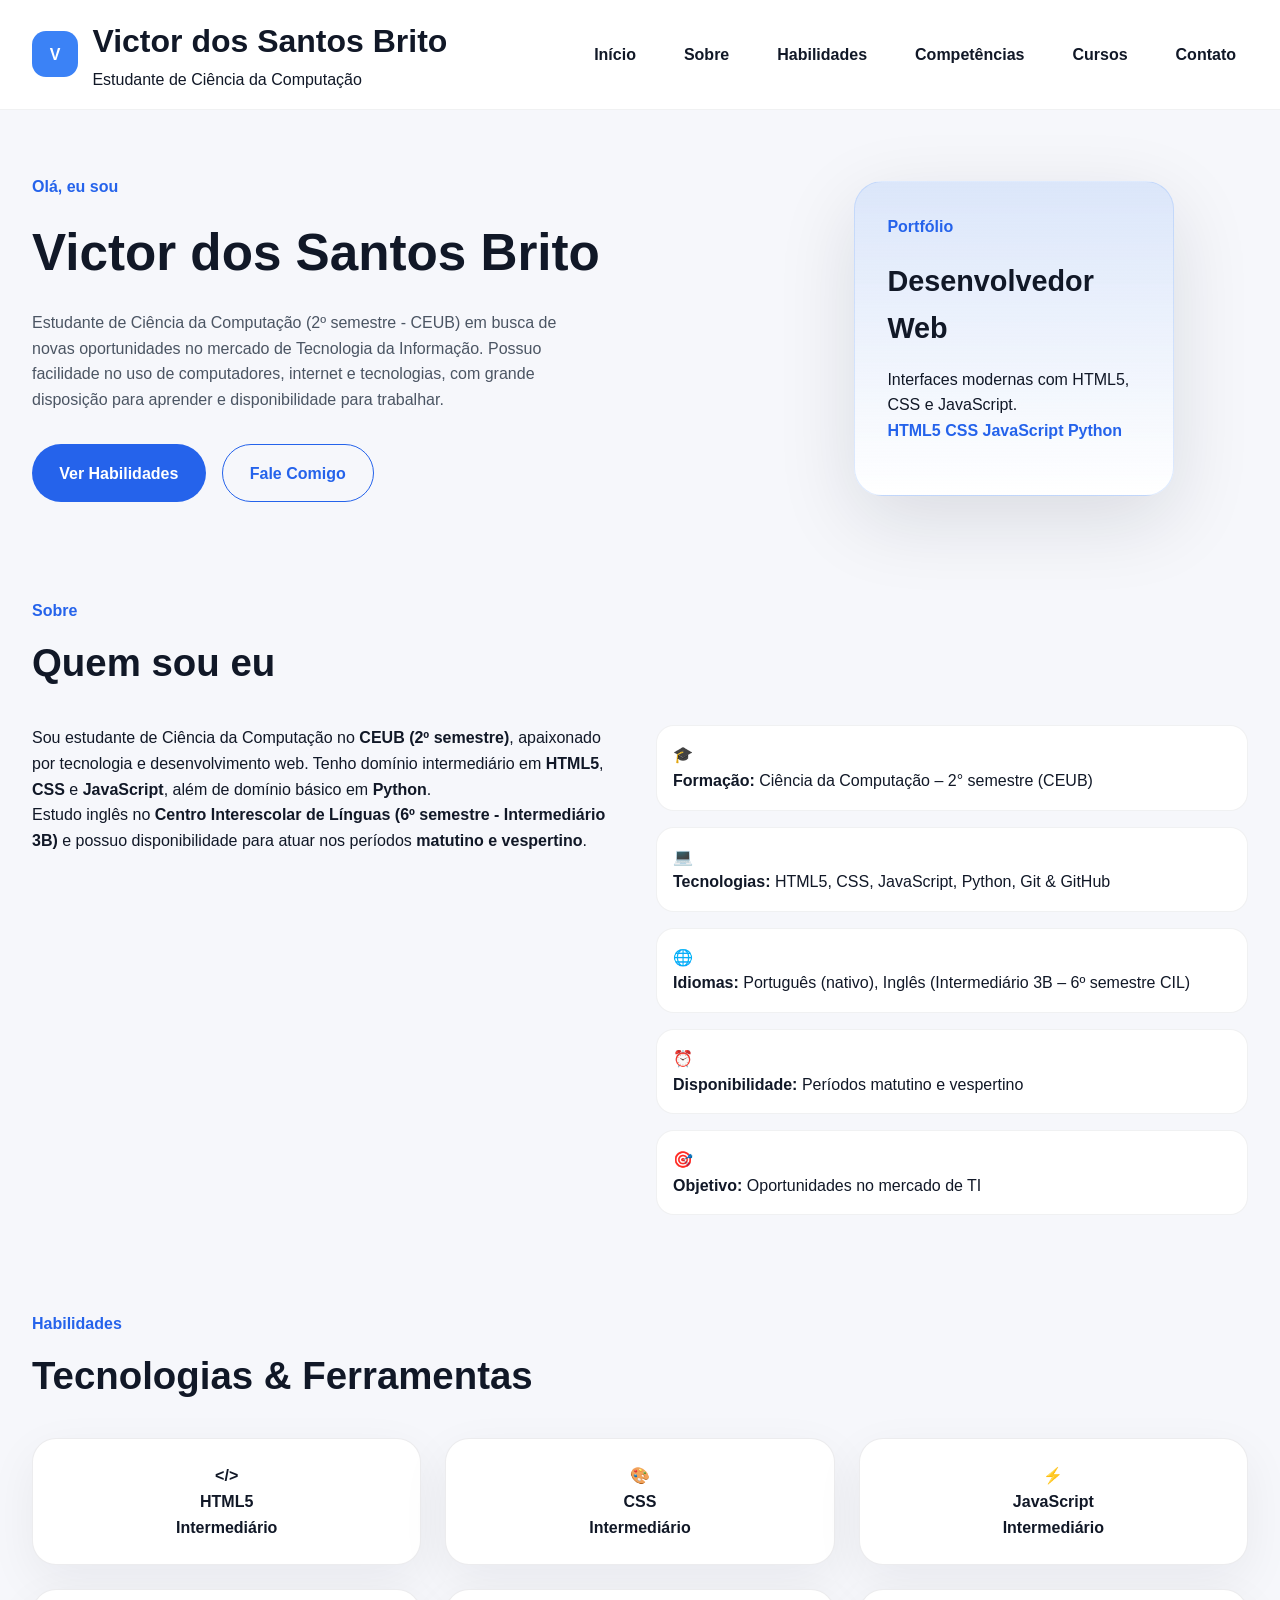
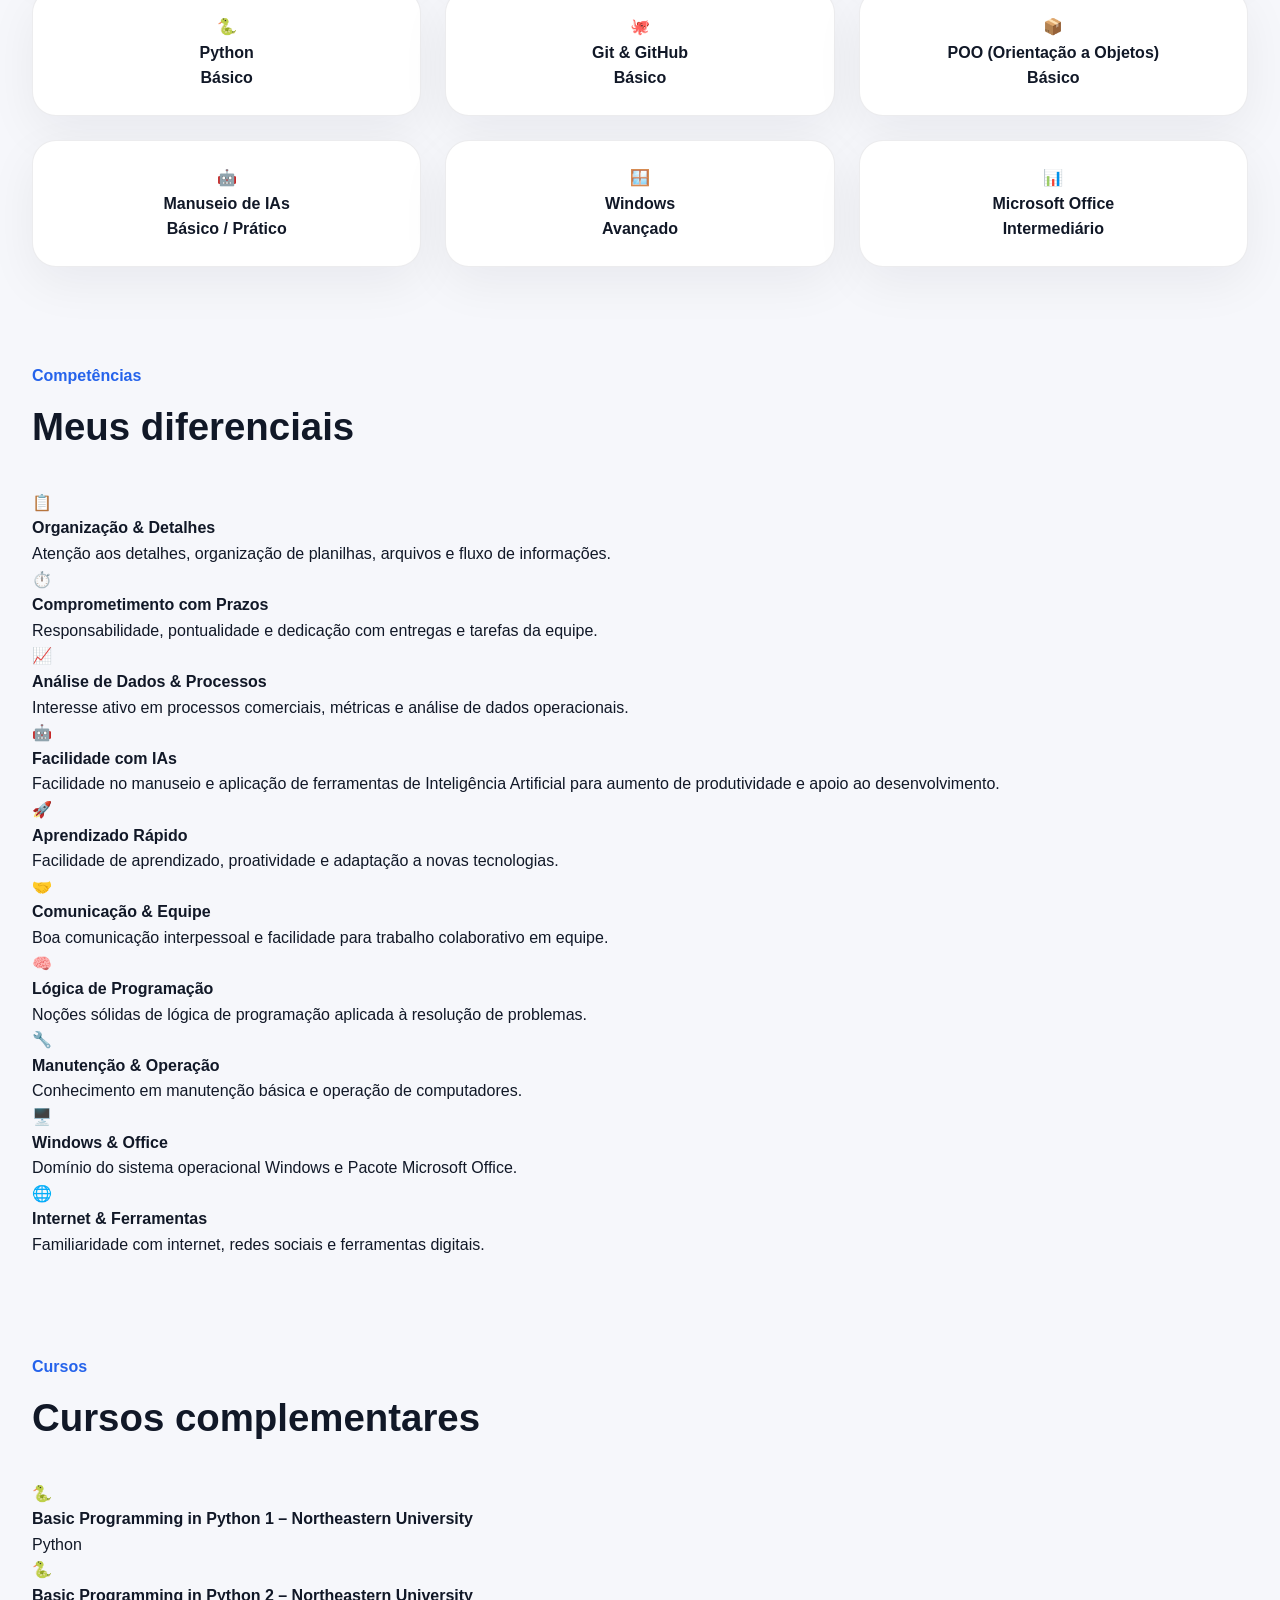
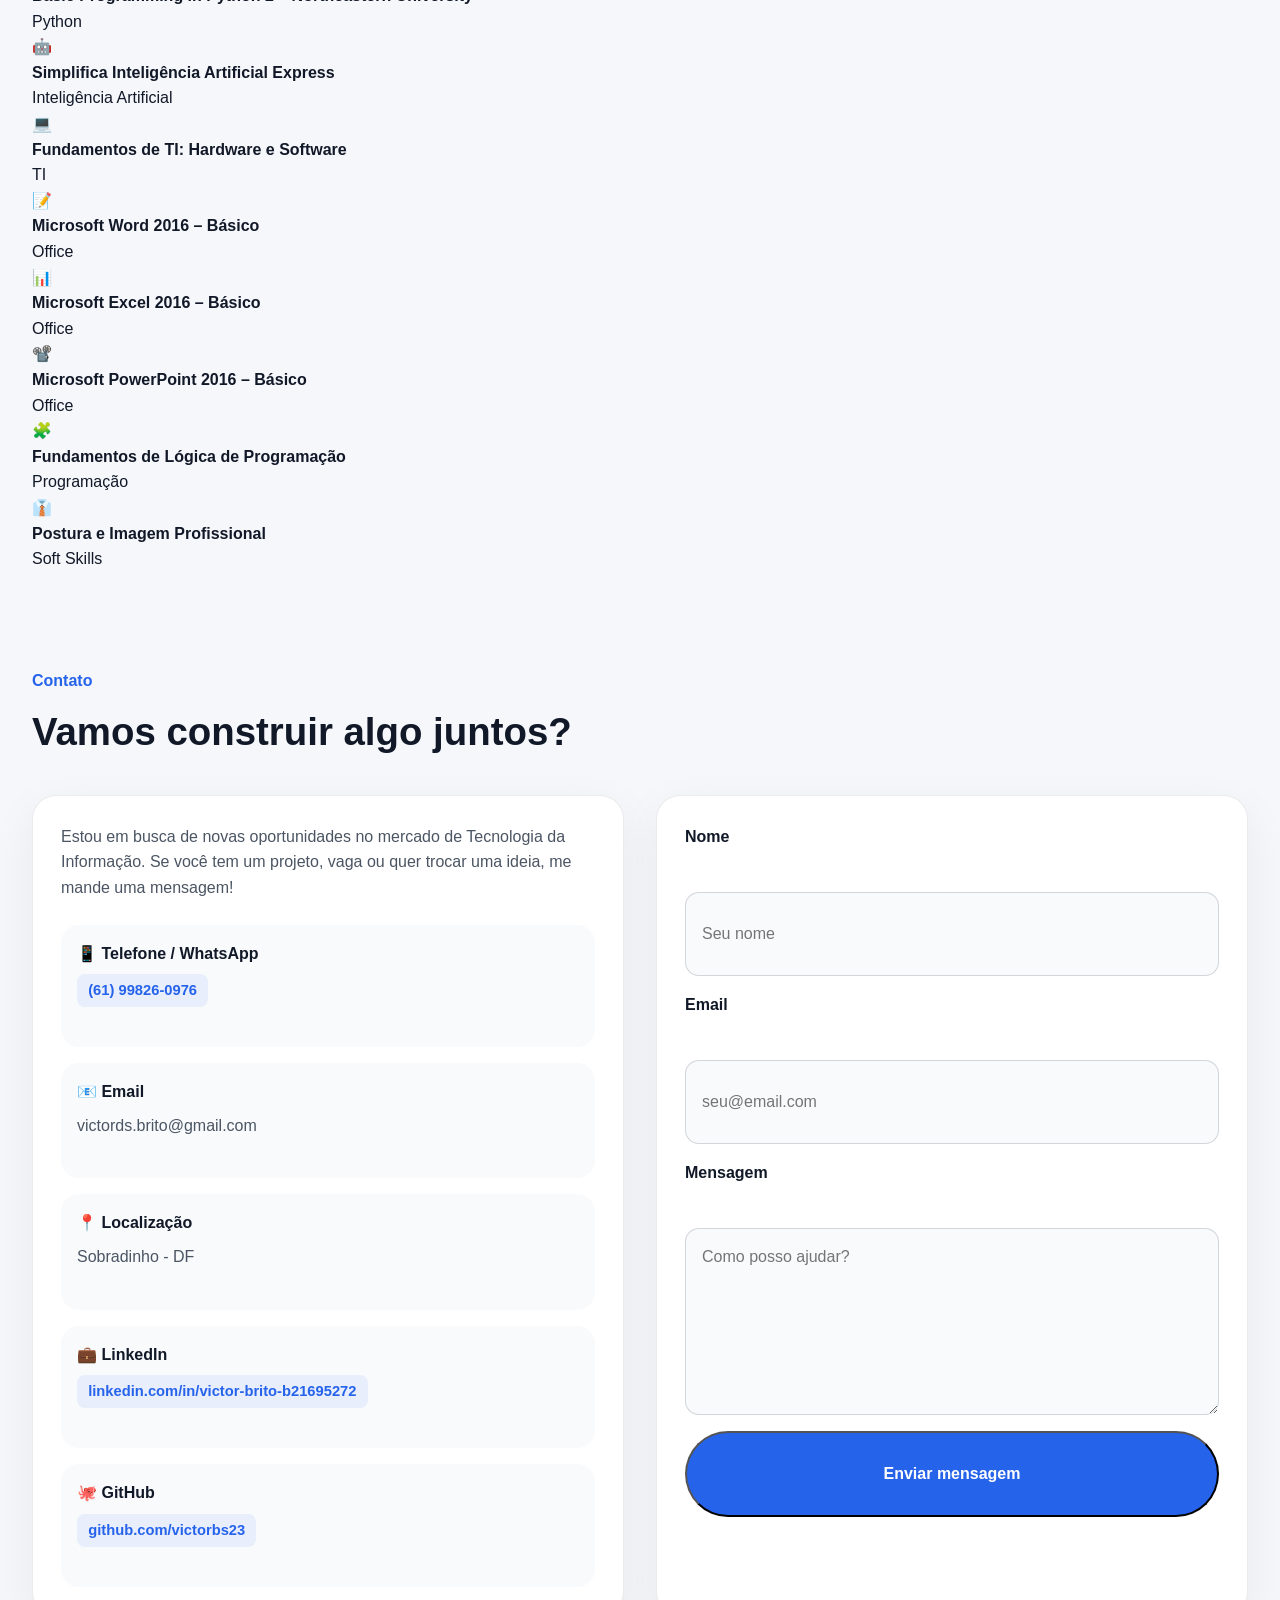
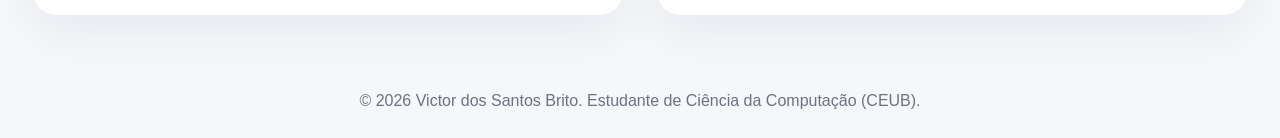
<file: index.html>
<!DOCTYPE html>
<html lang="pt-BR">

<head>
    <meta charset="UTF-8">
    <meta http-equiv="X-UA-Compatible" content="IE=edge">
    <meta name="viewport" content="width=device-width, initial-scale=1.0">
    <meta name="description"
        content="Portfólio profissional de Victor dos Santos Brito – Estudante de Ciência da Computação em busca de oportunidades em TI.">
    <title>Victor dos Santos Brito – Portfólio Profissional</title>
    <link rel="preconnect" href="https://fonts.googleapis.com">
    <link rel="preconnect" href="https://fonts.gstatic.com" crossorigin>
    <link href="https://fonts.googleapis.com/css2?family=Inter:wght@400;500;600;700;800;900&display=swap"
        rel="stylesheet">
    <link rel="stylesheet" href="styles.css">
</head>

<body>
    <header class="site-header">
        <div class="brand">
            <span class="brand-mark">V</span>
            <div>
                <h1>Victor dos Santos Brito</h1>
                <p>Estudante de Ciência da Computação</p>
            </div>
        </div>

        <button class="nav-toggle" aria-label="Abrir menu">
            <span></span>
            <span></span>
            <span></span>
        </button>

        <nav class="site-nav">
            <a href="#home">Início</a>
            <a href="#about">Sobre</a>
            <a href="#skills">Habilidades</a>
            <a href="#competencies">Competências</a>
            <a href="#courses">Cursos</a>
            <a href="#contact">Contato</a>
        </nav>
    </header>

    <main>
        <!-- HERO -->
        <section class="hero" id="home">
            <div class="hero-content">
                <p class="hero-greeting">Olá, eu sou</p>
                <h2>Victor dos Santos Brito</h2>
                <p class="hero-description">Estudante de Ciência da Computação (2º semestre - CEUB) em busca de novas oportunidades no
                    mercado de Tecnologia da Informação. Possuo facilidade no uso de computadores, internet e tecnologias, com grande disposição para aprender e disponibilidade para trabalhar.</p>
                <div class="hero-actions">
                    <a href="#skills" class="button button-primary">Ver Habilidades</a>
                    <a href="#contact" class="button button-secondary">Fale Comigo</a>
                </div>
            </div>
            <div class="hero-image">
                <div class="profile-card">
                    <span class="profile-card-label">Portfólio</span>
                    <h3>Desenvolvedor Web</h3>
                    <p>Interfaces modernas com HTML5, CSS e JavaScript.</p>
                    <div class="profile-card-tags">
                        <span class="tag">HTML5</span>
                        <span class="tag">CSS</span>
                        <span class="tag">JavaScript</span>
                        <span class="tag">Python</span>
                    </div>
                </div>
            </div>
        </section>

        <!-- SOBRE -->
        <section class="section" id="about">
            <div class="section-header">
                <span>Sobre</span>
                <h2>Quem sou eu</h2>
            </div>
            <div class="about-grid">
                <div class="about-text">
                    <p>Sou estudante de Ciência da Computação no <strong>CEUB (2º semestre)</strong>, apaixonado por tecnologia e desenvolvimento web. Tenho
                        domínio intermediário em <strong>HTML5</strong>, <strong>CSS</strong> e
                        <strong>JavaScript</strong>, além de domínio básico em <strong>Python</strong>.
                    </p>
                    <p>Estudo inglês no <strong>Centro Interescolar de Línguas (6º semestre - Intermediário 3B)</strong> e possuo disponibilidade para atuar nos períodos <strong>matutino e vespertino</strong>.</p>
                </div>
                <ul class="about-list">
                    <li>
                        <div class="about-list-icon">🎓</div>
                        <div>
                            <strong>Formação:</strong> Ciência da Computação – 2° semestre (CEUB)
                        </div>
                    </li>
                    <li>
                        <div class="about-list-icon">💻</div>
                        <div>
                            <strong>Tecnologias:</strong> HTML5, CSS, JavaScript, Python, Git &amp; GitHub
                        </div>
                    </li>
                    <li>
                        <div class="about-list-icon">🌐</div>
                        <div>
                            <strong>Idiomas:</strong> Português (nativo), Inglês (Intermediário 3B – 6º semestre CIL)
                        </div>
                    </li>
                    <li>
                        <div class="about-list-icon">⏰</div>
                        <div>
                            <strong>Disponibilidade:</strong> Períodos matutino e vespertino
                        </div>
                    </li>
                    <li>
                        <div class="about-list-icon">🎯</div>
                        <div>
                            <strong>Objetivo:</strong> Oportunidades no mercado de TI
                        </div>
                    </li>
                </ul>
            </div>
        </section>

        <!-- HABILIDADES -->
        <section class="section" id="skills">
            <div class="section-header">
                <span>Habilidades</span>
                <h2>Tecnologias &amp; Ferramentas</h2>
            </div>
            <div class="skills-grid">
                <div class="skill-card" data-level="intermediario">
                    <div class="skill-icon">&#60;/&#62;</div>
                    <h4>HTML5</h4>
                    <div class="skill-bar">
                        <div class="skill-bar-fill" style="--fill: 65%"></div>
                    </div>
                    <span class="skill-level">Intermediário</span>
                </div>
                <div class="skill-card" data-level="intermediario">
                    <div class="skill-icon">🎨</div>
                    <h4>CSS</h4>
                    <div class="skill-bar">
                        <div class="skill-bar-fill" style="--fill: 65%"></div>
                    </div>
                    <span class="skill-level">Intermediário</span>
                </div>
                <div class="skill-card" data-level="intermediario">
                    <div class="skill-icon">⚡</div>
                    <h4>JavaScript</h4>
                    <div class="skill-bar">
                        <div class="skill-bar-fill" style="--fill: 60%"></div>
                    </div>
                    <span class="skill-level">Intermediário</span>
                </div>
                <div class="skill-card" data-level="basico">
                    <div class="skill-icon">🐍</div>
                    <h4>Python</h4>
                    <div class="skill-bar">
                        <div class="skill-bar-fill" style="--fill: 35%"></div>
                    </div>
                    <span class="skill-level">Básico</span>
                </div>
                <div class="skill-card" data-level="basico">
                    <div class="skill-icon">🐙</div>
                    <h4>Git &amp; GitHub</h4>
                    <div class="skill-bar">
                        <div class="skill-bar-fill" style="--fill: 40%"></div>
                    </div>
                    <span class="skill-level">Básico</span>
                </div>
                <div class="skill-card" data-level="basico">
                    <div class="skill-icon">📦</div>
                    <h4>POO (Orientação a Objetos)</h4>
                    <div class="skill-bar">
                        <div class="skill-bar-fill" style="--fill: 40%"></div>
                    </div>
                    <span class="skill-level">Básico</span>
                </div>
                <div class="skill-card" data-level="basico">
                    <div class="skill-icon">🤖</div>
                    <h4>Manuseio de IAs</h4>
                    <div class="skill-bar">
                        <div class="skill-bar-fill" style="--fill: 45%"></div>
                    </div>
                    <span class="skill-level">Básico / Prático</span>
                </div>
                <div class="skill-card" data-level="intermediario">
                    <div class="skill-icon">🪟</div>
                    <h4>Windows</h4>
                    <div class="skill-bar">
                        <div class="skill-bar-fill" style="--fill: 80%"></div>
                    </div>
                    <span class="skill-level">Avançado</span>
                </div>
                <div class="skill-card" data-level="intermediario">
                    <div class="skill-icon">📊</div>
                    <h4>Microsoft Office</h4>
                    <div class="skill-bar">
                        <div class="skill-bar-fill" style="--fill: 70%"></div>
                    </div>
                    <span class="skill-level">Intermediário</span>
                </div>
            </div>
        </section>

        <!-- COMPETÊNCIAS -->
        <section class="section" id="competencies">
            <div class="section-header">
                <span>Competências</span>
                <h2>Meus diferenciais</h2>
            </div>
            <div class="competencies-grid">
                <div class="competency-card">
                    <div class="competency-icon">📋</div>
                    <h4>Organização &amp; Detalhes</h4>
                    <p>Atenção aos detalhes, organização de planilhas, arquivos e fluxo de informações.</p>
                </div>
                <div class="competency-card">
                    <div class="competency-icon">⏱️</div>
                    <h4>Comprometimento com Prazos</h4>
                    <p>Responsabilidade, pontualidade e dedicação com entregas e tarefas da equipe.</p>
                </div>
                <div class="competency-card">
                    <div class="competency-icon">📈</div>
                    <h4>Análise de Dados &amp; Processos</h4>
                    <p>Interesse ativo em processos comerciais, métricas e análise de dados operacionais.</p>
                </div>
                <div class="competency-card">
                    <div class="competency-icon">🤖</div>
                    <h4>Facilidade com IAs</h4>
                    <p>Facilidade no manuseio e aplicação de ferramentas de Inteligência Artificial para aumento de produtividade e apoio ao desenvolvimento.</p>
                </div>
                <div class="competency-card">
                    <div class="competency-icon">🚀</div>
                    <h4>Aprendizado Rápido</h4>
                    <p>Facilidade de aprendizado, proatividade e adaptação a novas tecnologias.</p>
                </div>
                <div class="competency-card">
                    <div class="competency-icon">🤝</div>
                    <h4>Comunicação &amp; Equipe</h4>
                    <p>Boa comunicação interpessoal e facilidade para trabalho colaborativo em equipe.</p>
                </div>
                <div class="competency-card">
                    <div class="competency-icon">🧠</div>
                    <h4>Lógica de Programação</h4>
                    <p>Noções sólidas de lógica de programação aplicada à resolução de problemas.</p>
                </div>
                <div class="competency-card">
                    <div class="competency-icon">🔧</div>
                    <h4>Manutenção &amp; Operação</h4>
                    <p>Conhecimento em manutenção básica e operação de computadores.</p>
                </div>
                <div class="competency-card">
                    <div class="competency-icon">🖥️</div>
                    <h4>Windows &amp; Office</h4>
                    <p>Domínio do sistema operacional Windows e Pacote Microsoft Office.</p>
                </div>
                <div class="competency-card">
                    <div class="competency-icon">🌐</div>
                    <h4>Internet &amp; Ferramentas</h4>
                    <p>Familiaridade com internet, redes sociais e ferramentas digitais.</p>
                </div>
            </div>
        </section>

        <!-- CURSOS COMPLEMENTARES -->
        <section class="section" id="courses">
            <div class="section-header">
                <span>Cursos</span>
                <h2>Cursos complementares</h2>
            </div>
            <div class="courses-grid">
                <div class="course-card">
                    <div class="course-icon">🐍</div>
                    <div class="course-info">
                        <h4>Basic Programming in Python 1 – Northeastern University</h4>
                        <span class="course-tag">Python</span>
                    </div>
                </div>
                <div class="course-card">
                    <div class="course-icon">🐍</div>
                    <div class="course-info">
                        <h4>Basic Programming in Python 2 – Northeastern University</h4>
                        <span class="course-tag">Python</span>
                    </div>
                </div>
                <div class="course-card">
                    <div class="course-icon">🤖</div>
                    <div class="course-info">
                        <h4>Simplifica Inteligência Artificial Express</h4>
                        <span class="course-tag">Inteligência Artificial</span>
                    </div>
                </div>
                <div class="course-card">
                    <div class="course-icon">💻</div>
                    <div class="course-info">
                        <h4>Fundamentos de TI: Hardware e Software</h4>
                        <span class="course-tag">TI</span>
                    </div>
                </div>
                <div class="course-card">
                    <div class="course-icon">📝</div>
                    <div class="course-info">
                        <h4>Microsoft Word 2016 – Básico</h4>
                        <span class="course-tag">Office</span>
                    </div>
                </div>
                <div class="course-card">
                    <div class="course-icon">📊</div>
                    <div class="course-info">
                        <h4>Microsoft Excel 2016 – Básico</h4>
                        <span class="course-tag">Office</span>
                    </div>
                </div>
                <div class="course-card">
                    <div class="course-icon">📽️</div>
                    <div class="course-info">
                        <h4>Microsoft PowerPoint 2016 – Básico</h4>
                        <span class="course-tag">Office</span>
                    </div>
                </div>
                <div class="course-card">
                    <div class="course-icon">🧩</div>
                    <div class="course-info">
                        <h4>Fundamentos de Lógica de Programação</h4>
                        <span class="course-tag">Programação</span>
                    </div>
                </div>
                <div class="course-card">
                    <div class="course-icon">👔</div>
                    <div class="course-info">
                        <h4>Postura e Imagem Profissional</h4>
                        <span class="course-tag">Soft Skills</span>
                    </div>
                </div>
            </div>
        </section>

        <!-- CONTATO -->
        <section class="section" id="contact">
            <div class="section-header">
                <span>Contato</span>
                <h2>Vamos construir algo juntos?</h2>
            </div>
            <div class="contact-grid">
                <div class="contact-info">
                    <p>Estou em busca de novas oportunidades no mercado de Tecnologia da Informação. Se você tem um
                        projeto, vaga ou quer trocar uma ideia, me mande uma mensagem!</p>
                    <div class="contact-cards">
                        <div>
                            <h4>📱 Telefone / WhatsApp</h4>
                            <p><a href="https://wa.me/5561998260976" target="_blank"
                                    rel="noopener noreferrer">(61) 99826-0976</a></p>
                        </div>
                        <div>
                            <h4>📧 Email</h4>
                            <p>victords.brito@gmail.com</p>
                        </div>
                        <div>
                            <h4>📍 Localização</h4>
                            <p>Sobradinho - DF</p>
                        </div>
                        <div>
                            <h4>💼 LinkedIn</h4>
                            <p><a href="https://www.linkedin.com/in/victor-brito-b21695272/" target="_blank"
                                    rel="noopener noreferrer">linkedin.com/in/victor-brito-b21695272</a></p>
                        </div>
                        <div>
                            <h4>🐙 GitHub</h4>
                            <p><a href="https://github.com/victorbs23" target="_blank"
                                    rel="noopener noreferrer">github.com/victorbs23</a>
                            </p>
                        </div>
                    </div>
                </div>
                <form class="contact-form" id="contactForm">
                    <label for="name">Nome</label>
                    <input type="text" id="name" name="name" placeholder="Seu nome" required>

                    <label for="email">Email</label>
                    <input type="email" id="email" name="email" placeholder="seu@email.com" required>

                    <label for="message">Mensagem</label>
                    <textarea id="message" name="message" rows="5" placeholder="Como posso ajudar?" required></textarea>

                    <button type="submit" class="button button-primary">Enviar mensagem</button>
                    <p class="form-feedback" id="formFeedback" aria-live="polite"></p>
                </form>
            </div>
        </section>
    </main>

    <footer class="site-footer">
        <p>© 2026 Victor dos Santos Brito. Estudante de Ciência da Computação (CEUB).</p>
    </footer>

    <script src="script.js"></script>
</body>

</html>
</file>
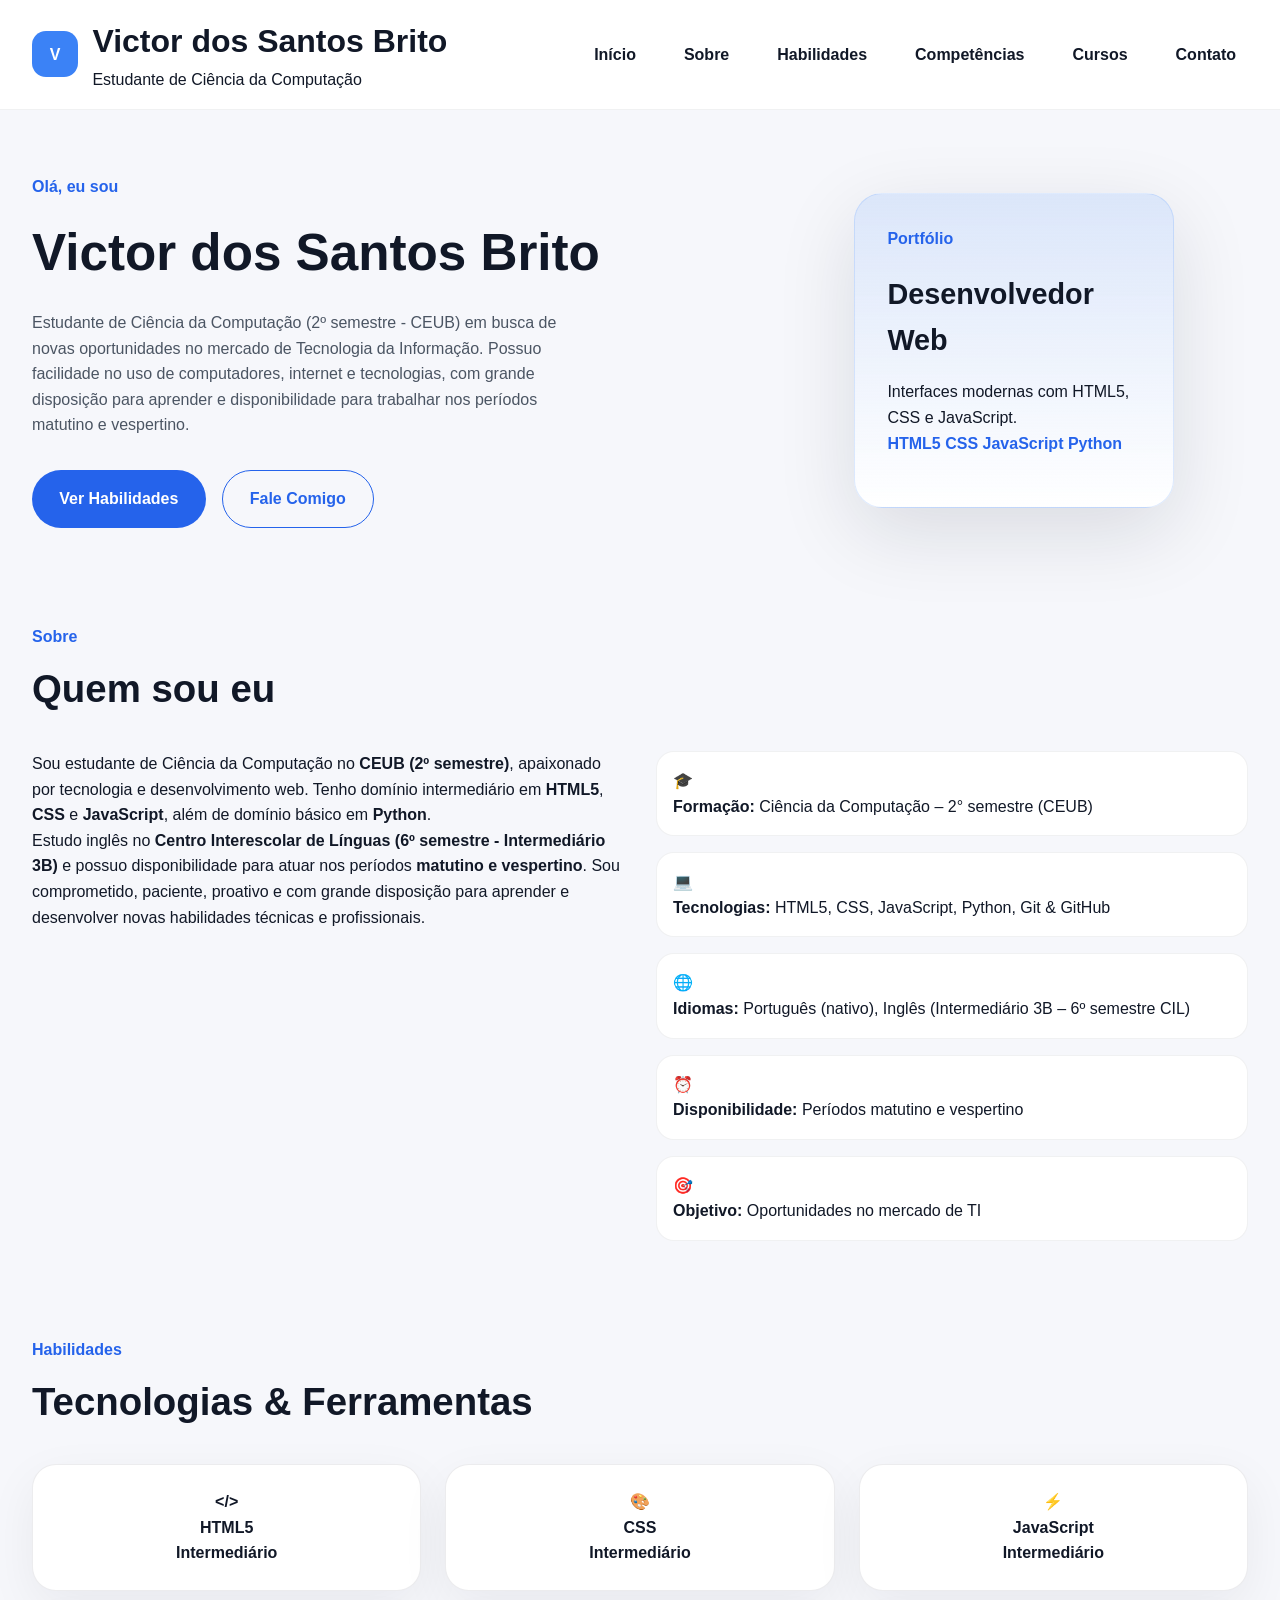
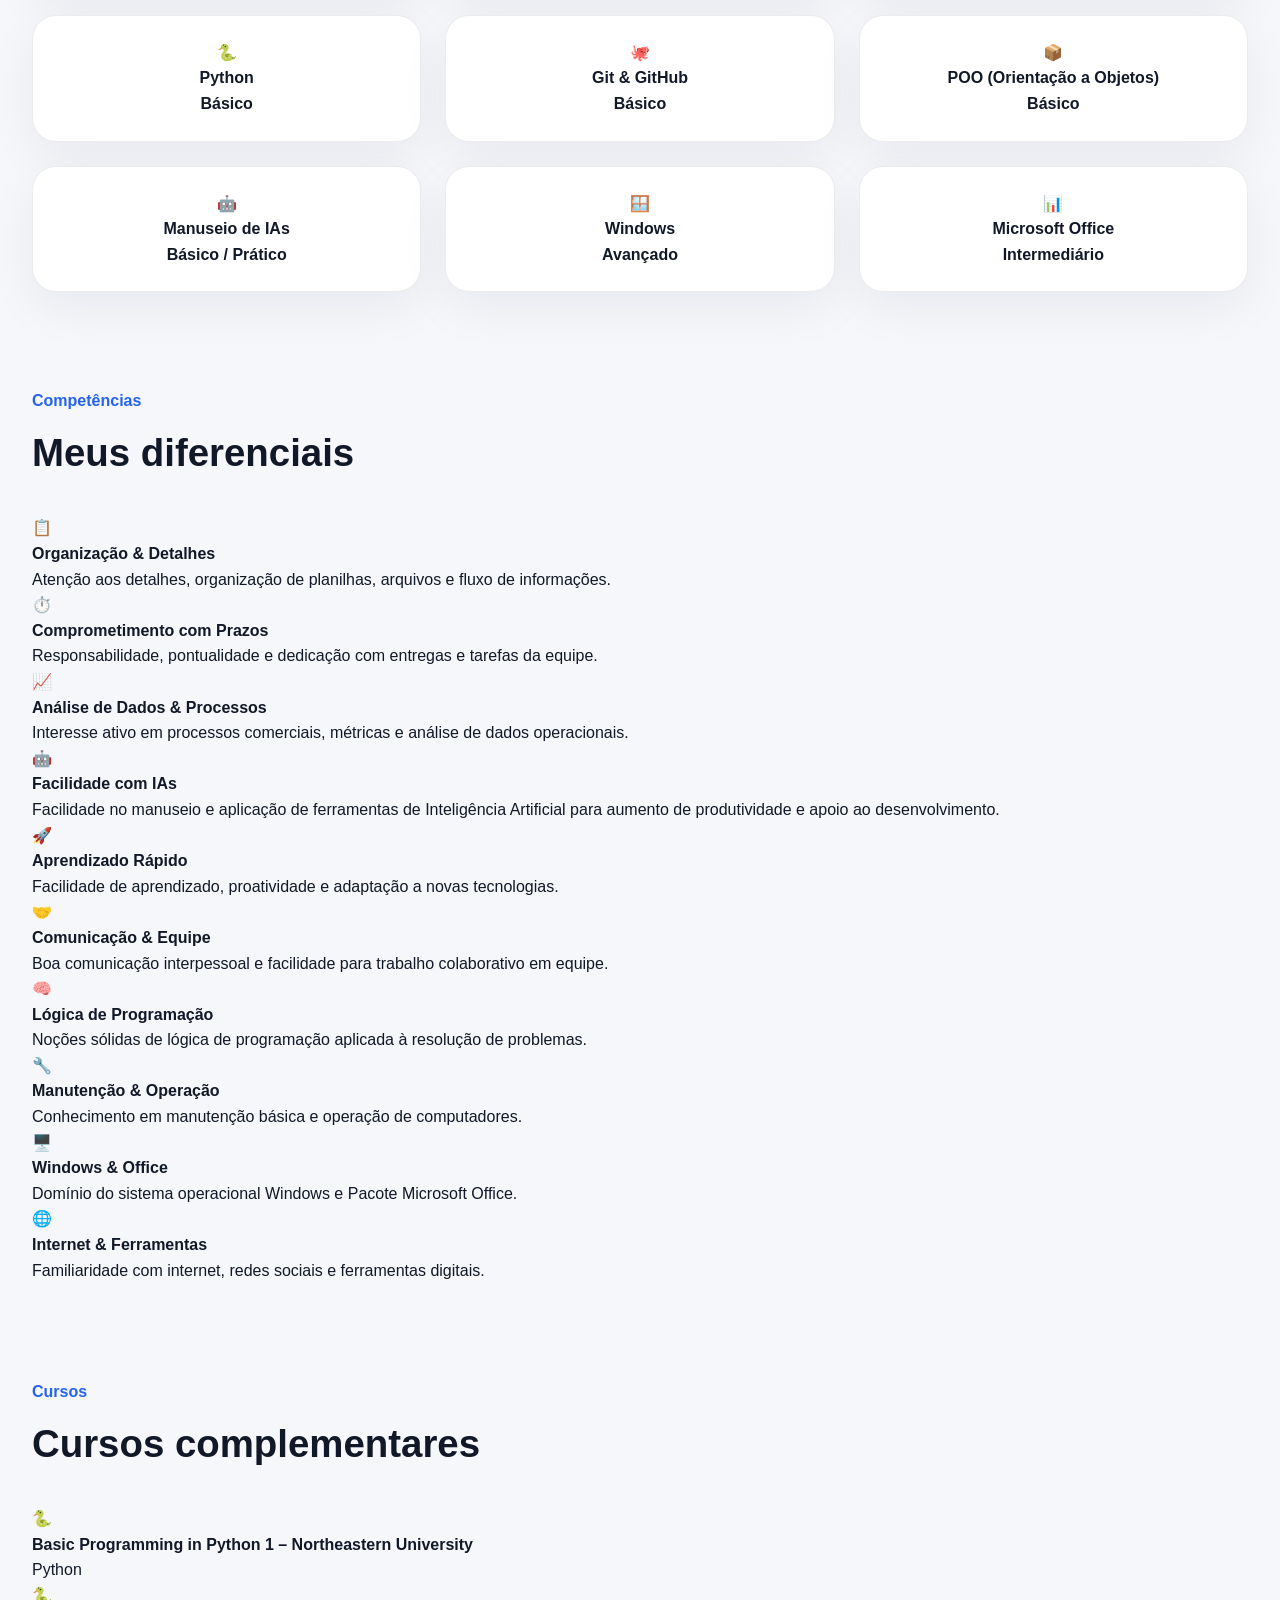
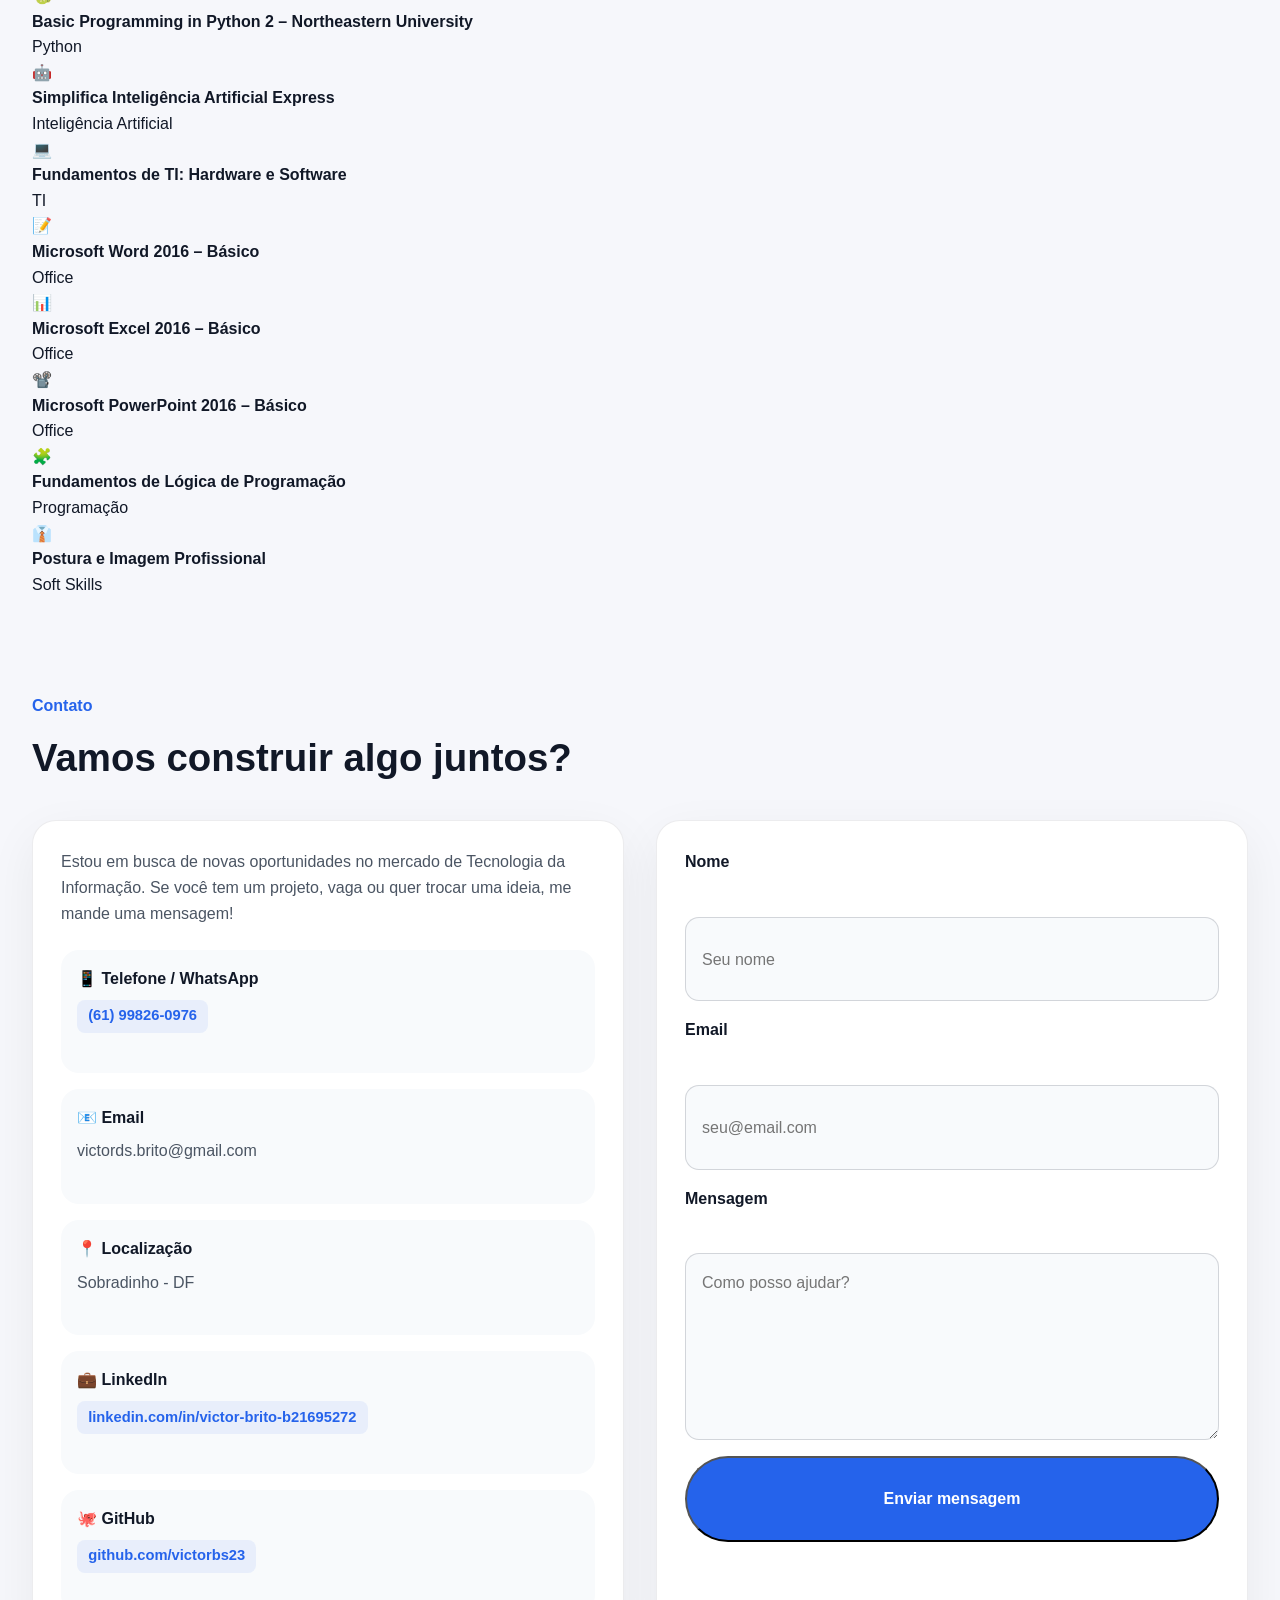
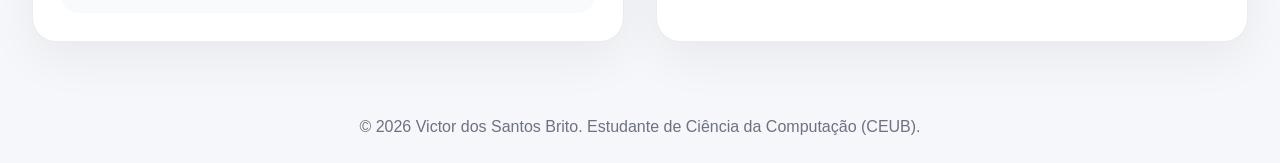
<file: index_atualizado.html>
<!DOCTYPE html>
<html lang="pt-BR">

<head>
    <meta charset="UTF-8">
    <meta http-equiv="X-UA-Compatible" content="IE=edge">
    <meta name="viewport" content="width=device-width, initial-scale=1.0">
    <meta name="description"
        content="Portfólio profissional de Victor dos Santos Brito – Estudante de Ciência da Computação em busca de oportunidades em TI.">
    <title>Victor dos Santos Brito – Portfólio Profissional</title>
    <link rel="preconnect" href="https://fonts.googleapis.com">
    <link rel="preconnect" href="https://fonts.gstatic.com" crossorigin>
    <link href="https://fonts.googleapis.com/css2?family=Inter:wght@400;500;600;700;800;900&display=swap"
        rel="stylesheet">
    <link rel="stylesheet" href="styles.css">
</head>

<body>
    <header class="site-header">
        <div class="brand">
            <span class="brand-mark">V</span>
            <div>
                <h1>Victor dos Santos Brito</h1>
                <p>Estudante de Ciência da Computação</p>
            </div>
        </div>

        <button class="nav-toggle" aria-label="Abrir menu">
            <span></span>
            <span></span>
            <span></span>
        </button>

        <nav class="site-nav">
            <a href="#home">Início</a>
            <a href="#about">Sobre</a>
            <a href="#skills">Habilidades</a>
            <a href="#competencies">Competências</a>
            <a href="#courses">Cursos</a>
            <a href="#contact">Contato</a>
        </nav>
    </header>

    <main>
        <!-- HERO -->
        <section class="hero" id="home">
            <div class="hero-content">
                <p class="hero-greeting">Olá, eu sou</p>
                <h2>Victor dos Santos Brito</h2>
                <p class="hero-description">Estudante de Ciência da Computação (2º semestre - CEUB) em busca de novas oportunidades no
                    mercado de Tecnologia da Informação. Possuo facilidade no uso de computadores, internet e tecnologias, com grande disposição para aprender e disponibilidade para trabalhar nos períodos matutino e vespertino.</p>
                <div class="hero-actions">
                    <a href="#skills" class="button button-primary">Ver Habilidades</a>
                    <a href="#contact" class="button button-secondary">Fale Comigo</a>
                </div>
            </div>
            <div class="hero-image">
                <div class="profile-card">
                    <span class="profile-card-label">Portfólio</span>
                    <h3>Desenvolvedor Web</h3>
                    <p>Interfaces modernas com HTML5, CSS e JavaScript.</p>
                    <div class="profile-card-tags">
                        <span class="tag">HTML5</span>
                        <span class="tag">CSS</span>
                        <span class="tag">JavaScript</span>
                        <span class="tag">Python</span>
                    </div>
                </div>
            </div>
        </section>

        <!-- SOBRE -->
        <section class="section" id="about">
            <div class="section-header">
                <span>Sobre</span>
                <h2>Quem sou eu</h2>
            </div>
            <div class="about-grid">
                <div class="about-text">
                    <p>Sou estudante de Ciência da Computação no <strong>CEUB (2º semestre)</strong>, apaixonado por tecnologia e desenvolvimento web. Tenho
                        domínio intermediário em <strong>HTML5</strong>, <strong>CSS</strong> e
                        <strong>JavaScript</strong>, além de domínio básico em <strong>Python</strong>.
                    </p>
                    <p>Estudo inglês no <strong>Centro Interescolar de Línguas (6º semestre - Intermediário 3B)</strong> e possuo disponibilidade para atuar nos períodos <strong>matutino e vespertino</strong>. Sou comprometido, paciente, proativo e com grande disposição para aprender e desenvolver novas habilidades técnicas e profissionais.</p>
                </div>
                <ul class="about-list">
                    <li>
                        <div class="about-list-icon">🎓</div>
                        <div>
                            <strong>Formação:</strong> Ciência da Computação – 2° semestre (CEUB)
                        </div>
                    </li>
                    <li>
                        <div class="about-list-icon">💻</div>
                        <div>
                            <strong>Tecnologias:</strong> HTML5, CSS, JavaScript, Python, Git &amp; GitHub
                        </div>
                    </li>
                    <li>
                        <div class="about-list-icon">🌐</div>
                        <div>
                            <strong>Idiomas:</strong> Português (nativo), Inglês (Intermediário 3B – 6º semestre CIL)
                        </div>
                    </li>
                    <li>
                        <div class="about-list-icon">⏰</div>
                        <div>
                            <strong>Disponibilidade:</strong> Períodos matutino e vespertino
                        </div>
                    </li>
                    <li>
                        <div class="about-list-icon">🎯</div>
                        <div>
                            <strong>Objetivo:</strong> Oportunidades no mercado de TI
                        </div>
                    </li>
                </ul>
            </div>
        </section>

        <!-- HABILIDADES -->
        <section class="section" id="skills">
            <div class="section-header">
                <span>Habilidades</span>
                <h2>Tecnologias &amp; Ferramentas</h2>
            </div>
            <div class="skills-grid">
                <div class="skill-card" data-level="intermediario">
                    <div class="skill-icon">&#60;/&#62;</div>
                    <h4>HTML5</h4>
                    <div class="skill-bar">
                        <div class="skill-bar-fill" style="--fill: 65%"></div>
                    </div>
                    <span class="skill-level">Intermediário</span>
                </div>
                <div class="skill-card" data-level="intermediario">
                    <div class="skill-icon">🎨</div>
                    <h4>CSS</h4>
                    <div class="skill-bar">
                        <div class="skill-bar-fill" style="--fill: 65%"></div>
                    </div>
                    <span class="skill-level">Intermediário</span>
                </div>
                <div class="skill-card" data-level="intermediario">
                    <div class="skill-icon">⚡</div>
                    <h4>JavaScript</h4>
                    <div class="skill-bar">
                        <div class="skill-bar-fill" style="--fill: 60%"></div>
                    </div>
                    <span class="skill-level">Intermediário</span>
                </div>
                <div class="skill-card" data-level="basico">
                    <div class="skill-icon">🐍</div>
                    <h4>Python</h4>
                    <div class="skill-bar">
                        <div class="skill-bar-fill" style="--fill: 35%"></div>
                    </div>
                    <span class="skill-level">Básico</span>
                </div>
                <div class="skill-card" data-level="basico">
                    <div class="skill-icon">🐙</div>
                    <h4>Git &amp; GitHub</h4>
                    <div class="skill-bar">
                        <div class="skill-bar-fill" style="--fill: 40%"></div>
                    </div>
                    <span class="skill-level">Básico</span>
                </div>
                <div class="skill-card" data-level="basico">
                    <div class="skill-icon">📦</div>
                    <h4>POO (Orientação a Objetos)</h4>
                    <div class="skill-bar">
                        <div class="skill-bar-fill" style="--fill: 40%"></div>
                    </div>
                    <span class="skill-level">Básico</span>
                </div>
                <div class="skill-card" data-level="basico">
                    <div class="skill-icon">🤖</div>
                    <h4>Manuseio de IAs</h4>
                    <div class="skill-bar">
                        <div class="skill-bar-fill" style="--fill: 45%"></div>
                    </div>
                    <span class="skill-level">Básico / Prático</span>
                </div>
                <div class="skill-card" data-level="intermediario">
                    <div class="skill-icon">🪟</div>
                    <h4>Windows</h4>
                    <div class="skill-bar">
                        <div class="skill-bar-fill" style="--fill: 80%"></div>
                    </div>
                    <span class="skill-level">Avançado</span>
                </div>
                <div class="skill-card" data-level="intermediario">
                    <div class="skill-icon">📊</div>
                    <h4>Microsoft Office</h4>
                    <div class="skill-bar">
                        <div class="skill-bar-fill" style="--fill: 70%"></div>
                    </div>
                    <span class="skill-level">Intermediário</span>
                </div>
            </div>
        </section>

        <!-- COMPETÊNCIAS -->
        <section class="section" id="competencies">
            <div class="section-header">
                <span>Competências</span>
                <h2>Meus diferenciais</h2>
            </div>
            <div class="competencies-grid">
                <div class="competency-card">
                    <div class="competency-icon">📋</div>
                    <h4>Organização &amp; Detalhes</h4>
                    <p>Atenção aos detalhes, organização de planilhas, arquivos e fluxo de informações.</p>
                </div>
                <div class="competency-card">
                    <div class="competency-icon">⏱️</div>
                    <h4>Comprometimento com Prazos</h4>
                    <p>Responsabilidade, pontualidade e dedicação com entregas e tarefas da equipe.</p>
                </div>
                <div class="competency-card">
                    <div class="competency-icon">📈</div>
                    <h4>Análise de Dados &amp; Processos</h4>
                    <p>Interesse ativo em processos comerciais, métricas e análise de dados operacionais.</p>
                </div>
                <div class="competency-card">
                    <div class="competency-icon">🤖</div>
                    <h4>Facilidade com IAs</h4>
                    <p>Facilidade no manuseio e aplicação de ferramentas de Inteligência Artificial para aumento de produtividade e apoio ao desenvolvimento.</p>
                </div>
                <div class="competency-card">
                    <div class="competency-icon">🚀</div>
                    <h4>Aprendizado Rápido</h4>
                    <p>Facilidade de aprendizado, proatividade e adaptação a novas tecnologias.</p>
                </div>
                <div class="competency-card">
                    <div class="competency-icon">🤝</div>
                    <h4>Comunicação &amp; Equipe</h4>
                    <p>Boa comunicação interpessoal e facilidade para trabalho colaborativo em equipe.</p>
                </div>
                <div class="competency-card">
                    <div class="competency-icon">🧠</div>
                    <h4>Lógica de Programação</h4>
                    <p>Noções sólidas de lógica de programação aplicada à resolução de problemas.</p>
                </div>
                <div class="competency-card">
                    <div class="competency-icon">🔧</div>
                    <h4>Manutenção &amp; Operação</h4>
                    <p>Conhecimento em manutenção básica e operação de computadores.</p>
                </div>
                <div class="competency-card">
                    <div class="competency-icon">🖥️</div>
                    <h4>Windows &amp; Office</h4>
                    <p>Domínio do sistema operacional Windows e Pacote Microsoft Office.</p>
                </div>
                <div class="competency-card">
                    <div class="competency-icon">🌐</div>
                    <h4>Internet &amp; Ferramentas</h4>
                    <p>Familiaridade com internet, redes sociais e ferramentas digitais.</p>
                </div>
            </div>
        </section>

        <!-- CURSOS COMPLEMENTARES -->
        <section class="section" id="courses">
            <div class="section-header">
                <span>Cursos</span>
                <h2>Cursos complementares</h2>
            </div>
            <div class="courses-grid">
                <div class="course-card">
                    <div class="course-icon">🐍</div>
                    <div class="course-info">
                        <h4>Basic Programming in Python 1 – Northeastern University</h4>
                        <span class="course-tag">Python</span>
                    </div>
                </div>
                <div class="course-card">
                    <div class="course-icon">🐍</div>
                    <div class="course-info">
                        <h4>Basic Programming in Python 2 – Northeastern University</h4>
                        <span class="course-tag">Python</span>
                    </div>
                </div>
                <div class="course-card">
                    <div class="course-icon">🤖</div>
                    <div class="course-info">
                        <h4>Simplifica Inteligência Artificial Express</h4>
                        <span class="course-tag">Inteligência Artificial</span>
                    </div>
                </div>
                <div class="course-card">
                    <div class="course-icon">💻</div>
                    <div class="course-info">
                        <h4>Fundamentos de TI: Hardware e Software</h4>
                        <span class="course-tag">TI</span>
                    </div>
                </div>
                <div class="course-card">
                    <div class="course-icon">📝</div>
                    <div class="course-info">
                        <h4>Microsoft Word 2016 – Básico</h4>
                        <span class="course-tag">Office</span>
                    </div>
                </div>
                <div class="course-card">
                    <div class="course-icon">📊</div>
                    <div class="course-info">
                        <h4>Microsoft Excel 2016 – Básico</h4>
                        <span class="course-tag">Office</span>
                    </div>
                </div>
                <div class="course-card">
                    <div class="course-icon">📽️</div>
                    <div class="course-info">
                        <h4>Microsoft PowerPoint 2016 – Básico</h4>
                        <span class="course-tag">Office</span>
                    </div>
                </div>
                <div class="course-card">
                    <div class="course-icon">🧩</div>
                    <div class="course-info">
                        <h4>Fundamentos de Lógica de Programação</h4>
                        <span class="course-tag">Programação</span>
                    </div>
                </div>
                <div class="course-card">
                    <div class="course-icon">👔</div>
                    <div class="course-info">
                        <h4>Postura e Imagem Profissional</h4>
                        <span class="course-tag">Soft Skills</span>
                    </div>
                </div>
            </div>
        </section>

        <!-- CONTATO -->
        <section class="section" id="contact">
            <div class="section-header">
                <span>Contato</span>
                <h2>Vamos construir algo juntos?</h2>
            </div>
            <div class="contact-grid">
                <div class="contact-info">
                    <p>Estou em busca de novas oportunidades no mercado de Tecnologia da Informação. Se você tem um
                        projeto, vaga ou quer trocar uma ideia, me mande uma mensagem!</p>
                    <div class="contact-cards">
                        <div>
                            <h4>📱 Telefone / WhatsApp</h4>
                            <p><a href="https://wa.me/5561998260976" target="_blank"
                                    rel="noopener noreferrer">(61) 99826-0976</a></p>
                        </div>
                        <div>
                            <h4>📧 Email</h4>
                            <p>victords.brito@gmail.com</p>
                        </div>
                        <div>
                            <h4>📍 Localização</h4>
                            <p>Sobradinho - DF</p>
                        </div>
                        <div>
                            <h4>💼 LinkedIn</h4>
                            <p><a href="https://www.linkedin.com/in/victor-brito-b21695272/" target="_blank"
                                    rel="noopener noreferrer">linkedin.com/in/victor-brito-b21695272</a></p>
                        </div>
                        <div>
                            <h4>🐙 GitHub</h4>
                            <p><a href="https://github.com/victorbs23" target="_blank"
                                    rel="noopener noreferrer">github.com/victorbs23</a>
                            </p>
                        </div>
                    </div>
                </div>
                <form class="contact-form" id="contactForm">
                    <label for="name">Nome</label>
                    <input type="text" id="name" name="name" placeholder="Seu nome" required>

                    <label for="email">Email</label>
                    <input type="email" id="email" name="email" placeholder="seu@email.com" required>

                    <label for="message">Mensagem</label>
                    <textarea id="message" name="message" rows="5" placeholder="Como posso ajudar?" required></textarea>

                    <button type="submit" class="button button-primary">Enviar mensagem</button>
                    <p class="form-feedback" id="formFeedback" aria-live="polite"></p>
                </form>
            </div>
        </section>
    </main>

    <footer class="site-footer">
        <p>© 2026 Victor dos Santos Brito. Estudante de Ciência da Computação (CEUB).</p>
    </footer>

    <script src="script.js"></script>
</body>

</html>
</file>
<file: styles.css>
* {
    box-sizing: border-box;
    margin: 0;
    padding: 0;
}

:root {
    font-family: 'Segoe UI', Tahoma, Geneva, Verdana, sans-serif;
    color: #111827;
    background: #f6f7fb;
    font-size: 16px;
    line-height: 1.6;
}

html {
    scroll-behavior: smooth;
}

body {
    min-height: 100vh;
    display: flex;
    flex-direction: column;
}

img {
    max-width: 100%;
    display: block;
}

button,
input,
textarea {
    font: inherit;
}

.site-header {
    width: 100%;
    position: sticky;
    top: 0;
    z-index: 10;
    background: rgba(255,255,255,0.95);
    backdrop-filter: blur(14px);
    border-bottom: 1px solid rgba(15, 23, 42, 0.06);
    display: flex;
    align-items: center;
    justify-content: space-between;
    padding: 1rem 2rem;
}

.brand {
    display: flex;
    align-items: center;
    gap: 0.9rem;
}

.brand-mark {
    width: 46px;
    height: 46px;
    display: inline-flex;
    align-items: center;
    justify-content: center;
    background: #3b82f6;
    color: white;
    border-radius: 14px;
    font-weight: 700;
}

.site-nav {
    display: flex;
    align-items: center;
    gap: 1.5rem;
}

.site-nav a {
    color: #111827;
    text-decoration: none;
    font-weight: 600;
    transition: color 0.2s ease, background-color 0.2s ease;
    border-radius: 999px;
    padding: 0.35rem 0.75rem;
}

.site-nav a:hover,
.site-nav a.active {
    color: #2563eb;
    background: rgba(37,99,235,0.08);
}

.nav-toggle {
    display: none;
    border: none;
    background: transparent;
    cursor: pointer;
    width: 44px;
    height: 44px;
    flex-direction: column;
    justify-content: center;
    gap: 7px;
    padding: 0;
}

.nav-toggle span {
    display: block;
    width: 100%;
    height: 3px;
    border-radius: 999px;
    background: #111827;
}

.hero {
    display: grid;
    grid-template-columns: 1.5fr 1fr;
    gap: 3rem;
    align-items: center;
    padding: 4rem 2rem 3rem;
}

.hero-content p:first-child {
    font-weight: 600;
    color: #2563eb;
    margin-bottom: 0.8rem;
}

.hero-content h2 {
    font-size: clamp(2.5rem, 4vw, 4rem);
    margin-bottom: 1rem;
}

.hero-description {
    max-width: 34rem;
    margin-bottom: 2rem;
    color: #4b5563;
}

.hero-actions {
    display: flex;
    flex-wrap: wrap;
    gap: 1rem;
}

.button {
    display: inline-flex;
    align-items: center;
    justify-content: center;
    padding: 0.95rem 1.7rem;
    border-radius: 999px;
    text-decoration: none;
    font-weight: 700;
    transition: transform 0.2s ease, background-color 0.2s ease;
}

.button:hover {
    transform: translateY(-2px);
}

.button-primary {
    background: #2563eb;
    color: white;
}

.button-secondary {
    border: 1px solid #2563eb;
    color: #2563eb;
    background: transparent;
}

.hero-image {
    display: flex;
    justify-content: center;
}

.profile-card {
    width: min(100%, 320px);
    background: linear-gradient(180deg, rgba(59,130,246,0.14), rgba(255,255,255,0.94));
    border: 1px solid rgba(59,130,246,0.16);
    border-radius: 28px;
    padding: 2rem;
    box-shadow: 0 24px 80px rgba(15,23,42,0.12);
}

.profile-card span {
    display: inline-block;
    margin-bottom: 1.2rem;
    color: #2563eb;
    font-weight: 700;
}

.profile-card h3 {
    margin-bottom: 1rem;
    font-size: 1.8rem;
}

.section {
    padding: 3rem 2rem;
}

.section-header {
    max-width: 48rem;
    margin-bottom: 2rem;
}

.section-header span {
    color: #2563eb;
    font-weight: 700;
    display: inline-block;
    margin-bottom: 0.5rem;
}

.section-header h2 {
    font-size: clamp(2rem, 3vw, 2.8rem);
}

.about-grid,
.contact-grid {
    display: grid;
    grid-template-columns: 1fr 1fr;
    gap: 2rem;
}

.about-list {
    list-style: none;
    display: grid;
    gap: 1rem;
    padding-left: 0;
}

.about-list li {
    padding: 1rem;
    background: white;
    border-radius: 18px;
    border: 1px solid rgba(15, 23, 42, 0.06);
}

.project-grid,
.skills-grid {
    display: grid;
    gap: 1.5rem;
}

.project-grid {
    grid-template-columns: repeat(3, minmax(0, 1fr));
}

.project-card,
.skill-card,
.contact-info,
.contact-form {
    background: white;
    border-radius: 24px;
    border: 1px solid rgba(15,23,42,0.08);
    padding: 1.75rem;
    box-shadow: 0 16px 50px rgba(15,23,42,0.06);
}

.project-card h3 {
    margin-bottom: 0.8rem;
}

.project-card p {
    color: #4b5563;
    margin-bottom: 1rem;
}

.project-tag {
    display: inline-block;
    padding: 0.45rem 0.85rem;
    border-radius: 999px;
    background: rgba(37,99,235,0.12);
    color: #1d4ed8;
    font-size: 0.9rem;
    font-weight: 700;
}

.skills-grid {
    grid-template-columns: repeat(3, minmax(0, 1fr));
}

.skill-card {
    text-align: center;
    font-weight: 700;
    color: #111827;
    padding: 1.5rem;
}

.contact-grid {
    grid-template-columns: 1fr 1fr;
}

.contact-info p {
    margin-bottom: 1.5rem;
    color: #4b5563;
}

.contact-cards {
    display: grid;
    gap: 1rem;
}

.contact-cards div {
    padding: 1rem;
    background: #f8fafc;
    border-radius: 18px;
}

.contact-cards h4 {
    margin-bottom: 0.5rem;
}

.contact-cards a {
    color: #2563eb;
    text-decoration: none;
    font-weight: 600;
    font-size: 0.92rem;
    padding: 0.3rem 0.7rem;
    border-radius: 8px;
    background: rgba(37, 99, 235, 0.08);
    transition: background 0.25s ease, color 0.25s ease, transform 0.2s ease;
    display: inline-block;
    word-break: break-all;
}

.contact-cards a:hover {
    background: rgba(37, 99, 235, 0.18);
    color: #1d4ed8;
    transform: translateY(-1px);
    text-decoration: underline;
}

.contact-form {
    display: grid;
    gap: 1rem;
}

.contact-form label {
    font-weight: 700;
}

.contact-form input,
.contact-form textarea {
    width: 100%;
    border: 1px solid rgba(15,23,42,0.16);
    border-radius: 14px;
    padding: 0.95rem 1rem;
    background: #f8fafc;
    resize: vertical;
}

.contact-form input:focus,
.contact-form textarea:focus {
    outline: 2px solid rgba(37,99,235,0.24);
    border-color: #2563eb;
}

.form-feedback {
    margin-top: 0.5rem;
    min-height: 1.25rem;
    color: #16a34a;
    font-weight: 600;
}

.site-footer {
    padding: 1.5rem 2rem;
    text-align: center;
    color: #6b7280;
}

@media (max-width: 960px) {
    .hero,
    .about-grid,
    .project-grid,
    .skills-grid,
    .contact-grid {
        grid-template-columns: 1fr;
    }

    .hero {
        padding-top: 3rem;
    }
}

@media (max-width: 720px) {
    .site-header {
        padding: 1rem 1rem;
    }

    .site-nav {
        position: absolute;
        top: 100%;
        right: 0;
        left: 0;
        flex-direction: column;
        align-items: center;
        background: white;
        border-top: 1px solid rgba(15,23,42,0.06);
        padding: 1rem 0;
        transform: translateY(-100%);
        pointer-events: none;
        opacity: 0;
        transition: transform 0.3s ease, opacity 0.3s ease;
    }

    .site-nav.open {
        transform: translateY(0);
        pointer-events: auto;
        opacity: 1;
    }

    .site-nav a {
        padding: 0.65rem 1rem;
        width: 100%;
        text-align: center;
    }

    .nav-toggle {
        display: flex;
    }
}
</file>
